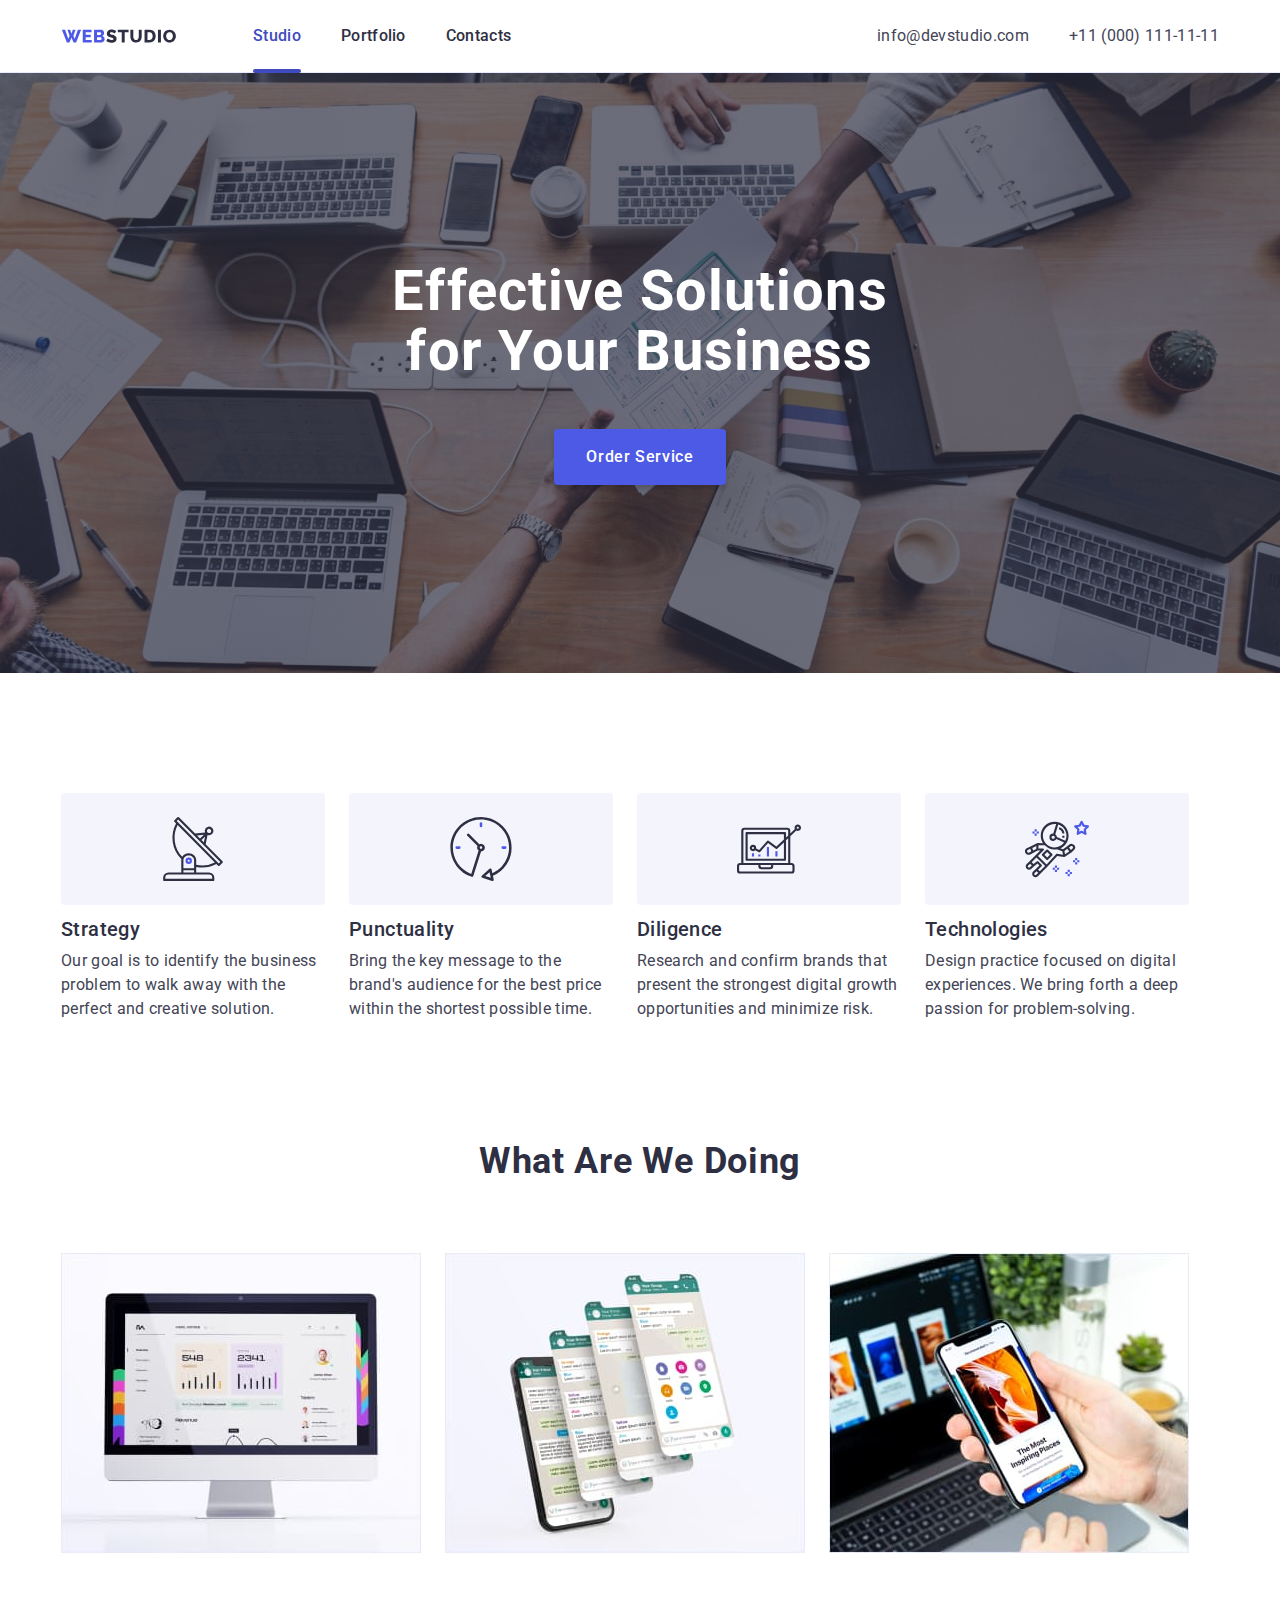
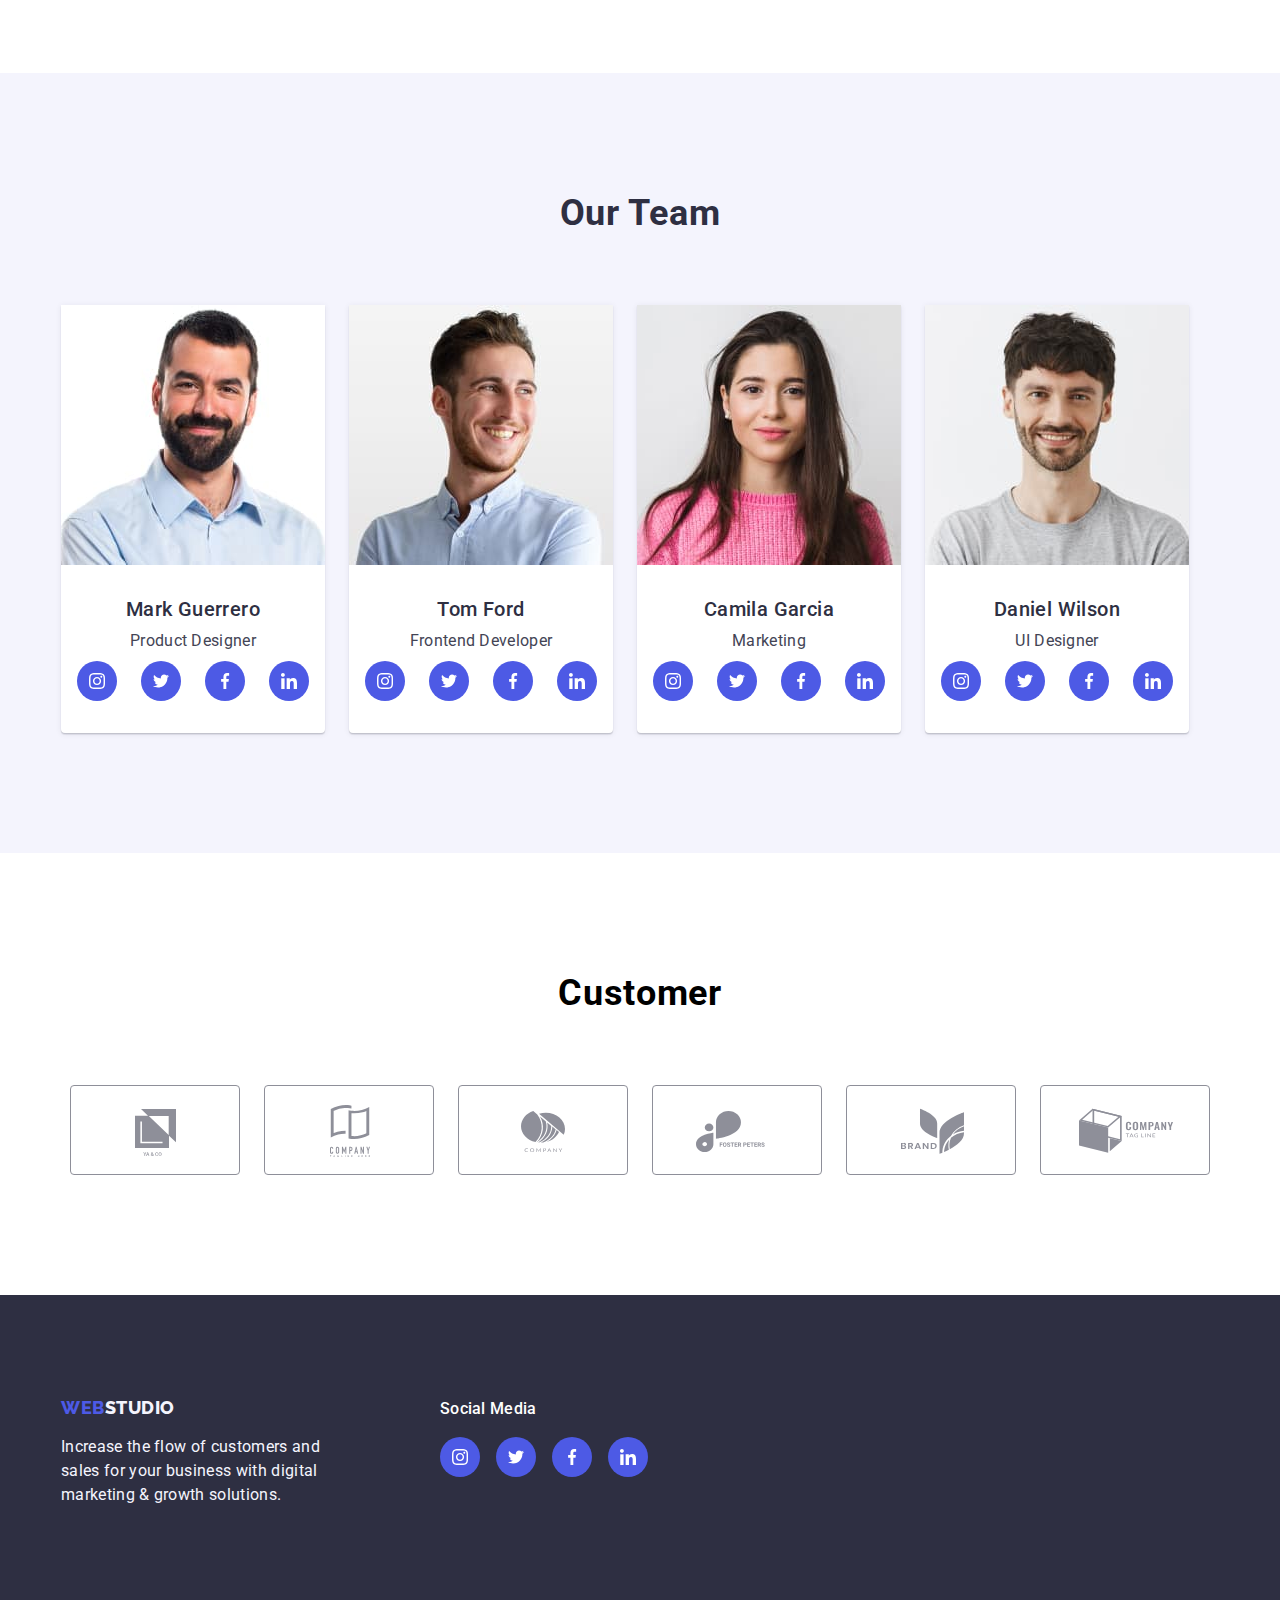
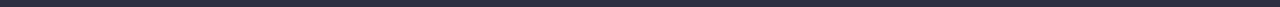
<file: index.html>
<!DOCTYPE html>
<html lang="en">
  <head>
    <title>Cyfred Go-IT-Markup Homework 5</title>
    <meta name="description" content="Cyfred Go-IT-Markup Homework 5">
    <meta charset="utf-8">

    <link rel="preconnect" href="https://fonts.googleapis.com">
    <link rel="preconnect" href="https://fonts.gstatic.com" crossorigin>
    <link href="https://fonts.googleapis.com/css2?family=Raleway:wght@800&family=Roboto:wght@400;500;700&display=swap" rel="stylesheet">
    <link rel="stylesheet" href="https://cdnjs.cloudflare.com/ajax/libs/modern-normalize/2.0.0/modern-normalize.min.css" integrity="sha512-4xo8blKMVCiXpTaLzQSLSw3KFOVPWhm/TRtuPVc4WG6kUgjH6J03IBuG7JZPkcWMxJ5huwaBpOpnwYElP/m6wg==" crossorigin="anonymous" referrerpolicy="no-referrer" />
    <link rel="stylesheet" href="css/styles.css">

  <body>
    <!-- Header Section -->
    <header class="header">
      <div class ="container main-header-container">
        <nav class="nav">
          <a href="index.html">
            <img class="nav-logo" src="./images/logo.svg" alt="Logo" >
          </a>
          <ul class="nav-list list">
            <li class="nav-list-item">
              <a class="nav-list-item-link active" href="./index.html">Studio</a>
            </li>
            <li class="nav-list-item">
              <a class="nav-list-item-link" href="./portfolio.html">Portfolio</a>
            </li>
            <li class="nav-list-item">
              <a class="nav-list-item-link" href="./index.html">Contacts</a>
            </li>
          </ul>
        </nav>
        <address class="address">
          <ul class="address-list list">
            <li class="address-list-item">
              <a class="address-list-item-link" href="mailto:info@devstudio.com" >info@devstudio.com</a>
            </li>
            <li class="address-list-item">
              <a class="address-list-item-link" href="tel:+110001111111">+11 (000) 111-11-11</a>
            </li>
          </ul>
        </address>
      </div>
    </header>  
    <!-- Main Section -->
    <main>
      <section class="section hero">
        <div class="container hero-container">
          <h1 class="section-hero-heading-text">
            Effective Solutions <br>
            for Your Business
          </h1>
          <button class="section-hero-button" type="button" data-modal-open>Order Service</button>
        </div>  
      </section>

      <section class="section feature">
        <div class="container feature-container">
          <h2 class="section-feature-heading-text" hidden>Features</h2>
          <ul class="feature-list list">
            <li class="feature-list-item">
              <svg width="64" height="64" class="icon icon-feature" >
                <use href="./icon.svg#antenna"></use>
              </svg>
              <h3 class="feature-list-item-heading-text">Strategy</h3>
              <p class="feature-list-item-content">
                Our goal is to identify the business <br>
                problem to walk away with the <br>
                perfect and creative solution.
              </p>
            </li>
            <li class="feature-list-item">
              <svg width="64" height="64" class="icon icon-feature">
                <use href="./icon.svg#clock"></use>
              </svg>
              <h3 class="feature-list-item-heading-text">Punctuality</h3>
              <p class="feature-list-item-content">
                Bring the key message to the <br>
                brand's audience for the best price <br>
                within the shortest possible time.
              </p>
            </li>
            <li class="feature-list-item">
              <svg width="64" height="64" class="icon icon-feature">
                <use href="./icon.svg#diagram"></use>
              </svg>
              <h3 class="feature-list-item-heading-text">Diligence</h3>
              <p class="feature-list-item-content">
                Research and confirm brands that <br>
                present the strongest digital growth <br>
                opportunities and minimize risk.
              </p>
            </li>
            <li class="feature-list-item">
              <svg width="64" height="64" class="icon icon-feature" >
                <use href="./icon.svg#astronaut"></use>
              </svg>
              <h3 class="feature-list-item-heading-text">Technologies</h3>
              <p class="feature-list-item-content">
                Design practice focused on digital <br>
                experiences. We bring forth a deep <br>
                passion for problem-solving.
              </p>
            </li>
          </ul>
        </div>     
      </section>

      <section class="section product">
        <div class="container product-container">
          <h2 class="section-product-heading-text">What are we doing</h2>
          <ul class="product-list list">
            <li class="product-list-item">
              <img class="product-list-item-img" src="images/wawd-img1.jpg" alt="What are we doing image1">
            </li>
            <li class="product-list-item">
              <img class="product-list-item-img" src="images/wawd-img2.jpg" alt="What are we doing image2">
            </li>
            <li class="product-list-item">
              <img class="product-list-item-img" src="images/wawd-img3.jpg" alt="What are we doing image3">
            </li>
          </ul>
        </div>
      </section>

      <section class="section team">
        <div class="container team-container">
          <h2 class="section-team-heading-text">Our Team</h2>
          <ul class="team-list list">
            <li class="team-list-item">
              <img class="team-list-item-img" src="images/ot-img1.jpg" alt="Product Designer">
              <div class="team-item-details">
                <h3 class="team-list-item-name">Mark Guerrero</h3>
                <p class="team-list-item-position">Product Designer</p>
                  <ul class="icon-team-list">
                    <li class="team-social-media-icon">
                      <a href="#" class="team-social-media-icon-link">
                        <svg width="16" height="16">
                            <use href="./icon.svg#instagram"></use>
                        </svg>
                      </a>
                    </li>
                    <li class="team-social-media-icon">
                      <a href="#" class="team-social-media-icon-link">
                        <svg width="16" height="16">
                            <use href="./icon.svg#twitter"></use>
                        </svg>
                      </a>
                    </li>
                    <li class="team-social-media-icon">
                      <a href="#" class="team-social-media-icon-link">
                        <svg width="16" height="16">
                            <use href="./icon.svg#facebook"></use>
                        </svg>
                      </a>
                    </li>
                    <li class="team-social-media-icon">
                      <a href="#" class="team-social-media-icon-link">
                        <svg width="16" height="16">
                            <use href="./icon.svg#linkedin"></use>
                        </svg>
                      </a>
                    </li>
                  </ul>
              </div>
            </li>
            <li class="team-list-item">
              <img class="team-list-item-img" src="images/ot-img2.jpg" alt="Frontend Developer">
              <div class="team-item-details">
                <h3 class="team-list-item-name">Tom Ford</h3>
                <p class="team-list-item-position">Frontend Developer</p>
                <ul class="icon-team-list">
                  <li class="team-social-media-icon">
                    <a href="#" class="team-social-media-icon-link">
                      <svg width="16" height="16">
                          <use href="./icon.svg#instagram"></use>
                      </svg>
                    </a>
                  </li>
                  <li class="team-social-media-icon">
                    <a href="#" class="team-social-media-icon-link">
                      <svg width="16" height="16">
                          <use href="./icon.svg#twitter"></use>
                      </svg>
                    </a>
                  </li>
                  <li class="team-social-media-icon">
                    <a href="#" class="team-social-media-icon-link">
                      <svg width="16" height="16">
                          <use href="./icon.svg#facebook"></use>
                      </svg>
                    </a>
                  </li>
                  <li class="team-social-media-icon">
                    <a href="#" class="team-social-media-icon-link">
                      <svg width="16" height="16">
                          <use href="./icon.svg#linkedin"></use>
                      </svg>
                    </a>
                  </li>
                </ul>
              </div>
            </li>
            <li class="team-list-item">
              <img class="team-list-item-img" src="images/ot-img3.jpg" alt="Marketing">
              <div class="team-item-details">
                <h3 class="team-list-item-name">Camila Garcia</h3>
                <p class="team-list-item-position">Marketing</p>
                <ul class="icon-team-list">
                  <li class="team-social-media-icon">
                    <a href="#" class="team-social-media-icon-link">
                      <svg width="16" height="16">
                          <use href="./icon.svg#instagram"></use>
                      </svg>
                    </a>
                  </li>
                  <li class="team-social-media-icon">
                    <a href="#" class="team-social-media-icon-link">
                      <svg width="16" height="16">
                          <use href="./icon.svg#twitter"></use>
                      </svg>
                    </a>
                  </li>
                  <li class="team-social-media-icon">
                    <a href="#" class="team-social-media-icon-link">
                      <svg width="16" height="16">
                          <use href="./icon.svg#facebook"></use>
                      </svg>
                    </a>
                  </li>
                  <li class="team-social-media-icon">
                    <a href="#" class="team-social-media-icon-link">
                      <svg width="16" height="16">
                          <use href="./icon.svg#linkedin"></use>
                      </svg>
                    </a>
                  </li>
                </ul>
              </div>
            </li>
            <li class="team-list-item">
              <img class="team-list-item-img" src="images/ot-img4.jpg" alt="UI Designer">
              <div class="team-item-details">
                <h3 class="team-list-item-name">Daniel Wilson</h3>
                <p class="team-list-item-position">UI Designer</p>
                <ul class="icon-team-list">
                  <li class="team-social-media-icon">
                    <a href="#" class="team-social-media-icon-link">
                      <svg width="16" height="16">
                          <use href="./icon.svg#instagram"></use>
                      </svg>
                    </a>
                  </li>
                  <li class="team-social-media-icon">
                    <a href="#" class="team-social-media-icon-link">
                      <svg width="16" height="16">
                          <use href="./icon.svg#twitter"></use>
                      </svg>
                    </a>
                  </li>
                  <li class="team-social-media-icon">
                    <a href="#" class="team-social-media-icon-link">
                      <svg width="16" height="16">
                          <use href="./icon.svg#facebook"></use>
                      </svg>
                    </a>
                  </li>
                  <li class="team-social-media-icon">
                    <a href="#" class="team-social-media-icon-link">
                      <svg width="16" height="16">
                          <use href="./icon.svg#linkedin"></use>
                      </svg>
                    </a>
                  </li>
                </ul>
              </div>
            </li>
          </ul>
        </div>
      </section>
      <!-- customer icon section -->
      <section class="customer">
        <div class="container customer-container">
            <h2 class="customer-header-title"> Customer </h2>
            <ul class="customer-list list">
              <li class="customer-list-item">
                <a href="#" class="customer-list-icon-link">
                    <svg class="customer-icon" width="168" height="88">
                      <use href="./icon.svg#client1"></use>
                    </svg>
                </a>
              </li>
              <li class="customer-list-item">
                <a href="#" class="customer-list-icon-link">
                  <svg class="customer-icon" width="168" height="88">
                    <use href="./icon.svg#client2"></use>
                  </svg>
                </a>
              </li>
              <li class="customer-list-item">
                <a href="#" class="customer-list-icon-link">
                  <svg class="customer-icon" width="168" height="88">
                    <use href="./icon.svg#client3"></use>
                  </svg>
                </a>
              </li>
              <li class="customer-list-item">
                <a href="#" class="customer-list-icon-link">
                  <svg class="customer-icon" width="168" height="88">
                    <use href="./icon.svg#client4"></use>
                  </svg>
                </a>
              </li>
              <li class="customer-list-item">
                <a href="#" class="customer-list-icon-link">
                  <svg class="customer-icon" width="168" height="88">
                    <use href="./icon.svg#client5"></use>
                  </svg>
                </a>
              </li>
              <li class="customer-list-item">
                <a href="#" class="customer-list-icon-link">
                  <svg class="customer-icon" width="168" height="88">
                    <use href="./icon.svg#client6"></use>
                  </svg>
                </a>
              </li>
            </ul>
        </div>
      </section>         
    </main>
    <!-- Footer Section -->
    <footer class="footer">
        <div class="container footer-container">
          <div class="footer-details">
              <a href="index.html">
                <span class="span-web">WEB</span><span class="span-studio">STUDIO</span>
              </a>
              <p class="footer-text">
                Increase the flow of customers and <br>
                sales for your business with digital <br>
                marketing & growth solutions.
              </p>
          </div>
          <div class="footer-social-links">
              <h2 class="social-media"> Social Media </h2>
              <ul class="footer-social-media-list list ">
                  <li class="footer-social-media-item">
                      <a href="#" class="footer-social-media-icon-link">
                          <svg class="footer-social-icon" width="24" height="24" >
                              <use href="./icon.svg#instagram"></use>
                          </svg>
                      </a>
                  </li>
                  <li class="team-social-media-icon">
                      <a href="#" class="footer-social-media-icon-link">
                          <svg class="footer-social-icon" width="24" height="24">
                              <use href="./icon.svg#twitter"></use>
                          </svg>
                      </a>
                      </li>
                      <li class="team-social-media-icon">
                      <a href="#" class="footer-social-media-icon-link">
                          <svg class="footer-social-icon" width="24" height="24">
                              <use href="./icon.svg#facebook"></use>
                          </svg>
                      </a>
                      </li>
                      <li class="team-social-media-icon">
                      <a href="#" class="footer-social-media-icon-link">
                          <svg class="footer-social-icon" width="24" height="24">
                              <use href="./icon.svg#linkedin"></use>
                          </svg>
                      </a>
                  </li>
              </ul>
          </div>
        </div> 
    </footer>
    <div class="modal is-hidden" data-modal>
      <div class="modal-content">
        <button type="button" class="modal-close" data-modal-close>
          <svg class="modal-close-icon" width="8" height="8">
            <use href="./icon.svg#icon-close"></use>
          </svg>
        </button>
      </div>
    </div>
    
    <script src="./js/modal.js"></script>

  </body>
</html>
</file>
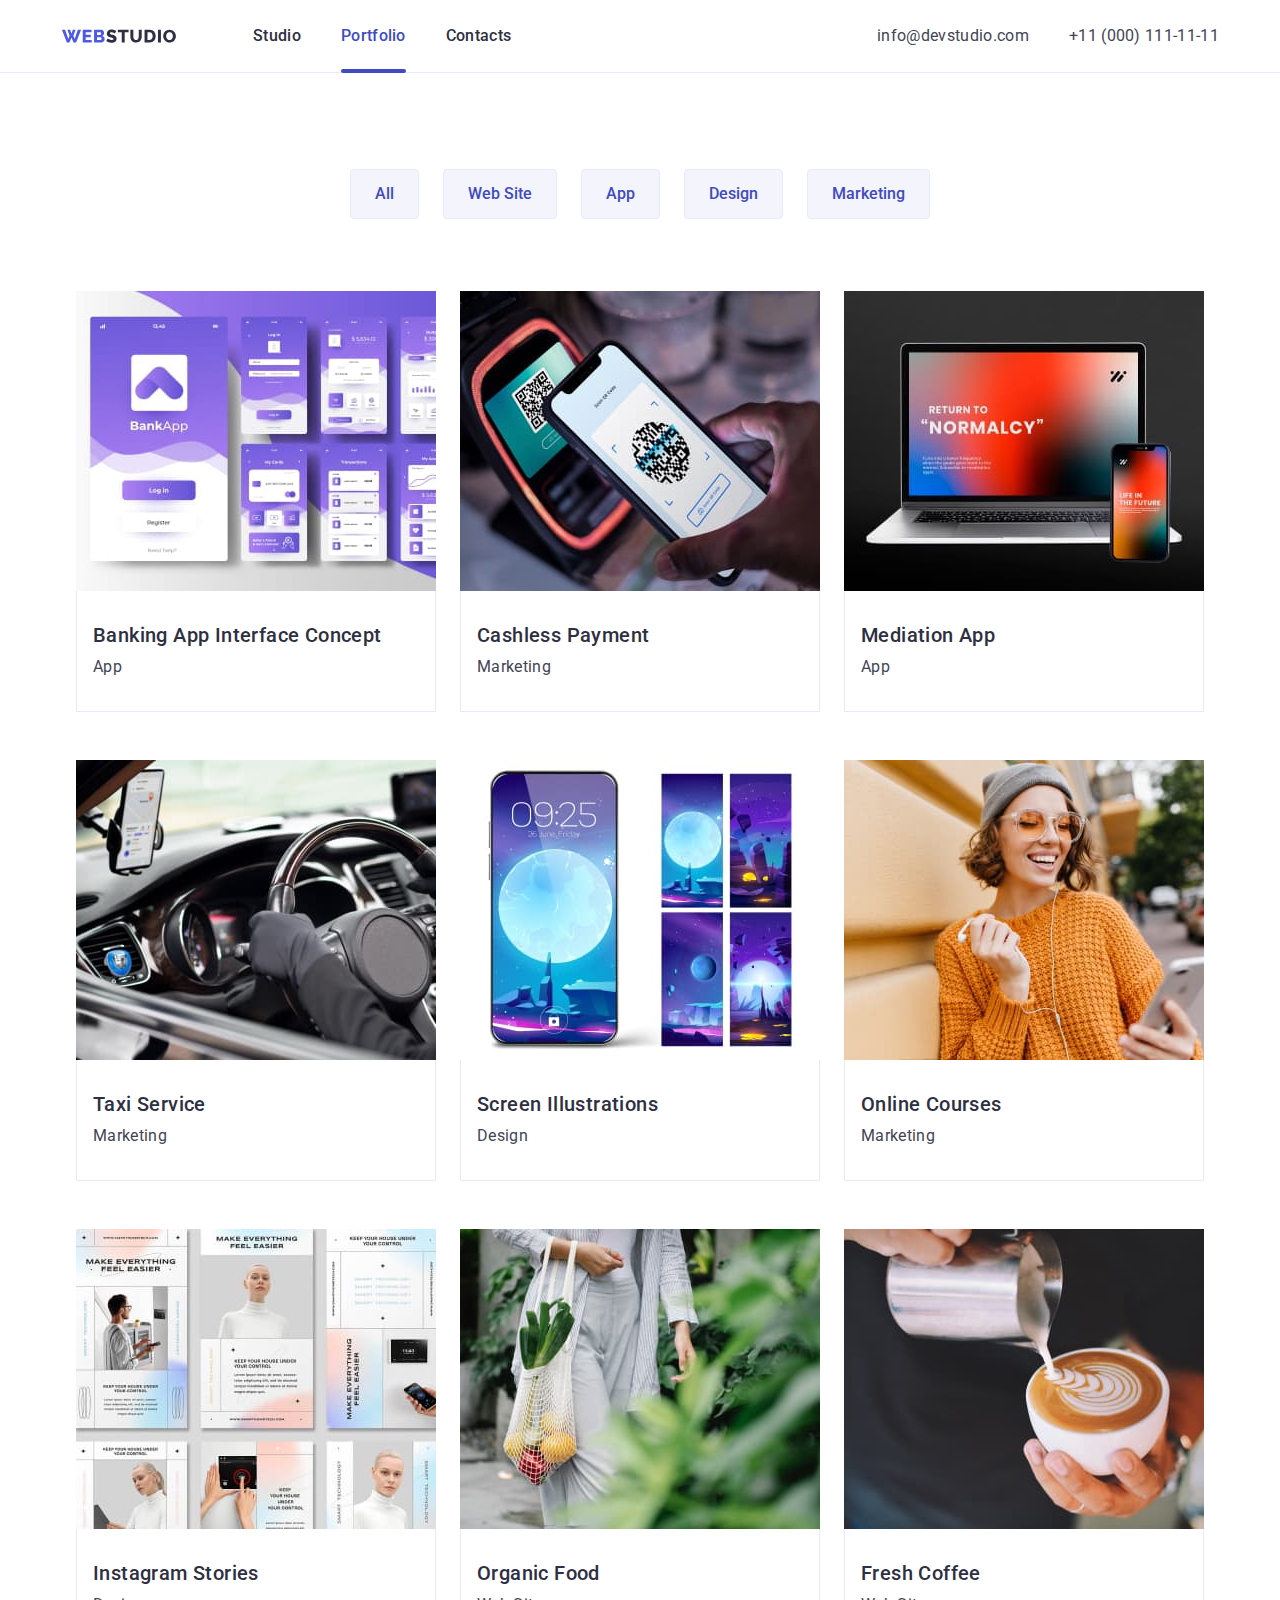
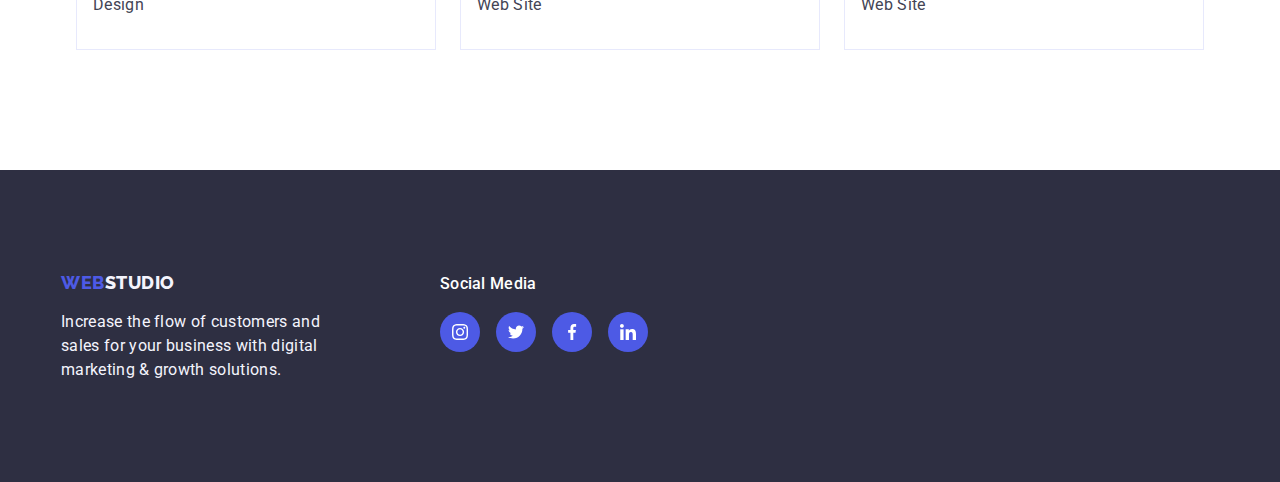
<file: portfolio.html>
<!DOCTYPE html>
<html lang="en">

  <head>

    <title>Cyfred Go-IT-Markup Homework 5</title>
    <meta name="description" content="Cyfred Go-IT-Markup Homework 5" >
    <meta charset="utf-8" >

    <link rel="preconnect" href="https://fonts.googleapis.com">
    <link rel="preconnect" href="https://fonts.gstatic.com" crossorigin>
    <link href="https://fonts.googleapis.com/css2?family=Raleway:wght@800&family=Roboto:wght@400;500;700&display=swap" rel="stylesheet">
    <link rel="stylesheet" href="https://cdnjs.cloudflare.com/ajax/libs/modern-normalize/2.0.0/modern-normalize.min.css" integrity="sha512-4xo8blKMVCiXpTaLzQSLSw3KFOVPWhm/TRtuPVc4WG6kUgjH6J03IBuG7JZPkcWMxJ5huwaBpOpnwYElP/m6wg==" crossorigin="anonymous" referrerpolicy="no-referrer" />
    <link rel="stylesheet" href="css/styles.css" >

  </head>

  <body>
    <!-- Header Section -->
    <header class="header">
      <div class ="container main-header-container">
        <nav class="nav">
          <a href="index.html">
            <img class="nav-logo" src="./images/logo.svg" alt="Logo">
          </a>
          <ul class="nav-list list">
            <li class="nav-list-item">
              <a class="nav-list-item-link" href="./index.html">Studio</a>
            </li>
            <li class="nav-list-item">
              <a class="nav-list-item-link active" href="./portfolio.html">Portfolio</a>
            </li>
            <li class="nav-list-item">
              <a class="nav-list-item-link" href="./index.html">Contacts</a>
            </li>
          </ul>
        </nav>
        <address class="address">
          <ul class="address-list list">
            <li class="address-list-item">
              <a class="address-list-item-link" href="mailto:info@devstudio.com"
                >info@devstudio.com</a
              >
            </li>
            <li class="address-list-item">
              <a class="address-list-item-link" href="tel:+110001111111"
                >+11 (000) 111-11-11</a>
            </li>
          </ul>
        </address>
      </div>
    </header>
    <!-- Main Section -->
    <main>
      <!-- Filter Buttons -->
      <section class="section portfolio">
        <div class ="container portfolio-container"> 
          <h2 class="section-portfolio-heading-text" hidden>Portfolio Filter</h2>
          <ul class="portfolio-projects-list list">
            <li class="portfolio-list-item">
              <button class="portfolio-item-button active-button" type="button">
                All
              </button>
            </li>
            <li class="portfolio-list-item">
              <button class="portfolio-item-button" type="button">
                Web Site
              </button>
            </li>
            <li class="portfolio-list-item">
              <button class="portfolio-item-button" type="button">App</button>
            </li>
            <li class="portfolio-list-item">
              <button class="portfolio-item-button" type="button">Design</button>
            </li>
            <li class="portfolio-list-item">
              <button class="portfolio-item-button" type="button">
                Marketing
              </button>
            </li>
          </ul>
        </div> 
      </section>
      <!-- Section Projects -->
      <section class="section projects">
        <div class ="container project-container">
          <h2 class="section-projects-heading-text" hidden>Project1 Lists</h2>
          <ul class="section-projects-list list">
            <li class="projects-list-item">
              <div class="projects-list-item">
                <div class="container-figure-wrapper">
                  <figure class="our-projects-figure">
                    <figcaption class="our-projects-figure-caption">
                      14 Stylish and User-Friendly App Design Concepts · Task Manager App · Calorie Tracker App · Exotic Fruit Ecommerce App · Cloud Storage App
                    </figcaption>
                    <img
                      class="project-item-image"
                      src="images/row1-project-card1.jpg"
                      alt="Banking App Interface Concept"
                    >
                  </figure>
                </div>
              </div>
              <div class="project-item-details">
                <h3 class="project-item-text-project-name">Banking App Interface Concept</h3>
                <p class="project-item-text-project-type">App</p>
              </div>
            </li>
            <li class="projects-list-item">
              <div class="projects-list-item">
                <div class="container-figure-wrapper">
                  <figure class="our-projects-figure">
                    <figcaption class="class="our-projects-figure-caption"">
                      14 Stylish and User-Friendly App Design Concepts · Task Manager App · Calorie Tracker App · Exotic Fruit Ecommerce App · Cloud Storage App
                    </figcaption>
                    <img
                      class="project-item-image"
                      src="images/row1-project-card2.jpg"
                      alt="Cashless Payment"
                    >
                  </figure>
                </div>
              </div>
              <div class="project-item-details">
                <h3 class="project-item-text-project-name">Cashless Payment</h3>
                <p class="project-item-text-project-type">Marketing</p>
              </div>
            </li>
            <li class="projects-list-item">
              <div class="projects-list-item">
                <div class="container-figure-wrapper">
                  <figure class="our-projects-figure">
                    <figcaption class="class="our-projects-figure-caption"">
                      14 Stylish and User-Friendly App Design Concepts · Task Manager App · Calorie Tracker App · Exotic Fruit Ecommerce App · Cloud Storage App
                    </figcaption>
                    <img
                      class="project-item-image"
                      src="images/row1-project-card3.jpg"
                      alt="Mediation App"
                    >
                  </figure>
                </div>
              </div>
              <div class="project-item-details">
                <h3 class="project-item-text-project-name">Mediation App</h3>
                <p class="project-item-text-project-type">App</p>
              </div>
            </li>
            <li class="projects-list-item">
              <div class="projects-list-item">
                <div class="container-figure-wrapper">
                  <figure class="our-projects-figure">
                    <figcaption class="class="our-projects-figure-caption"">
                      14 Stylish and User-Friendly App Design Concepts · Task Manager App · Calorie Tracker App · Exotic Fruit Ecommerce App · Cloud Storage App
                    </figcaption>
                    <img
                      class="project-item-image"
                      src="images/row2-project-card1.jpg"
                      alt="Taxi Service"
                    >
                  </figure>
                </div>
              </div>
              <div class="project-item-details">
                <h3 class="project-item-text-project-name">Taxi Service</h3>
                <p class="project-item-text-project-type">Marketing</p>
              </div>
            </li>

            <li class="projects-list-item">
              <div class="projects-list-item">
                <div class="container-figure-wrapper">  
                  <figure class="our-projects-figure">
                    <figcaption class="class="our-projects-figure-caption"">
                      14 Stylish and User-Friendly App Design Concepts · Task Manager App · Calorie Tracker App · Exotic Fruit Ecommerce App · Cloud Storage App
                    </figcaption>
                    <img
                      class="project-item-image"
                      src="images/row2-project-card2.jpg"
                      alt="Screen Illustrations"
                    >
                  </figure>
                </div>
              </div>
              <div class="project-item-details">
                <h3 class="project-item-text-project-name">Screen Illustrations</h3>
                <p class="project-item-text-project-type">Design</p>
              </div>
            </li>
            <li class="projects-list-item">
              <div class="projects-list-item">
                <div class="container-figure-wrapper">
                  <figure class="our-projects-figure">
                    <figcaption class="class="our-projects-figure-caption"">
                      14 Stylish and User-Friendly App Design Concepts · Task Manager App · Calorie Tracker App · Exotic Fruit Ecommerce App · Cloud Storage App
                    </figcaption>
                    <img
                      class="project-item-image"
                      src="images/row2-project-card3.jpg"
                      alt="Online Courses"
                    >
                  </figure>
                </div>
              </div>
              <div class="project-item-details">
                <h3 class="project-item-text-project-name">Online Courses</h3>
                <p class="project-item-text-project-type">Marketing</p>
              </div>
            </li>
            <li class="projects-list-item">
              <div class="projects-list-item">
                <div class="container-figure-wrapper">
                  <figure class="our-projects-figure">
                    <figcaption class="class="our-projects-figure-caption"">
                      14 Stylish and User-Friendly App Design Concepts · Task Manager App · Calorie Tracker App · Exotic Fruit Ecommerce App · Cloud Storage App
                    </figcaption>
                    <img
                      class="project-item-image"
                      src="images/row3-project-card1.jpg"
                      alt="Instagram Stories"
                    >
                  </figure>
                </div>
              </div>
              <div class="project-item-details">
                <h3 class="project-item-text-project-name">Instagram Stories</h3>
                <p class="project-item-text-project-type">Design</p>
              </div>
            </li>
            <li class="projects-list-item">
              <div class="projects-list-item">
                <div class="container-figure-wrapper">
                  <figure class="our-projects-figure">
                    <figcaption class="class="our-projects-figure-caption"">
                      14 Stylish and User-Friendly App Design Concepts · Task Manager App · Calorie Tracker App · Exotic Fruit Ecommerce App · Cloud Storage App
                    </figcaption>
                    <img
                      class="project-item-image"
                      src="images/row3-project-card2.jpg"
                      alt="Organic Food"
                    >
                  </figure>
                </div>
              </div>
              <div class="project-item-details">
                <h3 class="project-item-text-project-name">Organic Food</h3>
                <p class="project-item-text-project-type">Web Site</p>
              </div>
            </li>
            <li class="projects-list-item">
              <div class="projects-list-item">
                <div class="container-figure-wrapper">
                  <figure class="our-projects-figure">
                    <figcaption class="class="our-projects-figure-caption"">
                      14 Stylish and User-Friendly App Design Concepts · Task Manager App · Calorie Tracker App · Exotic Fruit Ecommerce App · Cloud Storage App
                    </figcaption>
                    <img
                      class="project-item-image"
                      src="images/row3-project-card3.jpg"
                      alt="Fresh Coffee"
                    >
                  </figure>
                </div>
              </div>
              <div class="project-item-details"> 
                <h3 class="project-item-text-project-name">Fresh Coffee</h3>
                <p class="project-item-text-project-type">Web Site</p>
              </div> 
            </li>
          </ul>
        </div>
      </section>
    </main>
    <!-- Footer Section -->
    <footer class="footer">
      <div class="container footer-container">
        <div class="footer-details">
            <a href="index.html">
              <span class="span-web">WEB</span><span class="span-studio">STUDIO</span>
            </a>
            <p class="footer-text">
              Increase the flow of customers and <br>
              sales for your business with digital <br>
              marketing & growth solutions.
            </p>
        </div>
        <div class="footer-social-links">
            <h2 class="social-media"> Social Media </h2>
            <ul class="footer-social-media-list list ">
                <li class="footer-social-media-item">
                    <a href="#" class="footer-social-media-icon-link">
                        <svg class="footer-social-icon" width="24" height="24" >
                            <use href="./icon.svg#instagram"></use>
                        </svg>
                    </a>
                </li>
                <li class="team-social-media-icon">
                    <a href="#" class="footer-social-media-icon-link">
                        <svg class="footer-social-icon" width="24" height="24">
                            <use href="./icon.svg#twitter"></use>
                        </svg>
                    </a>
                    </li>
                    <li class="team-social-media-icon">
                    <a href="#" class="footer-social-media-icon-link">
                        <svg class="footer-social-icon" width="24" height="24">
                            <use href="./icon.svg#facebook"></use>
                        </svg>
                    </a>
                    </li>
                   
                    <li class="team-social-media-icon">
                    <a href="#" class="footer-social-media-icon-link">
                        <svg class="footer-social-icon" width="24" height="24">
                            <use href="./icon.svg#linkedin"></use>
                        </svg>
                    </a>
                </li>
            </ul>
        </div>
      </div>
    </footer>
    <div class="modal is-hidden" data-modal>
      <div class="modal-content">
        <button type="button" class="modal-close" data-modal-close>
          <svg class="modal-close-icon" width="8" height="8" stroke="1">
            <use href="./icon.svg#icon-close"></use>
          </svg>
        </button>
      </div>
    </div>
    <script src="./js/modal.js"></script>
  </body>
</html>
</file>
<file: css/styles.css>
* {
  margin: 0;
  padding: 0;
  box-sizing: border-box;
}

:root {
  --iris: #4D5AE5;
  --ocean: #404BBF;
  --navy-blue: #2E2F42;
  --green: #31D0AA;
  --slate: #434455;
  --light-slate: #8E8F99;
  --cornflower: #E7E9FC;
  --cloud: #F4F4FD;
  --navy-blue-modal: #2E2F42;
  --grey :#2E2F42;
  --white :#FFFFFF;
  --dairy :#FCFCFC;
  --transition-duration: 250ms;
  }

body {
  font-family: 'Roboto', sans-serif;
  background-color: rgba(255,255,255,1);
}

ul {
  list-style: none;
}

a {
  text-decoration: none;
}

figure{
  margin: 0px;
}

img{
  display: block;
  width: 100%;
}

button {
  font-family: inherit;
  cursor: pointer;
  border: unset;
  outline: none;
}

address{
  font-size: normal;
}

.container{
  width: 1158px;
  margin: 0 auto;
}

.main-header-container{
  display: flex;
  justify-content: space-between;
}

.header{
  background-color: var(--white);
  border-bottom: 1px solid var(--cornflower);
  padding: 24px 0;
}

.nav{
  display: inline-flex;
  gap: 76px;
}

.nav-list{
  display: flex;
  gap: 40px; 
}

.nav-list-item{
  position: relative;
}

.nav-list-item-link {
  color: var(--navy-blue);
  font-size: 16px;
  font-weight: 500;
  line-height: 1.50em; /* 150% */
  letter-spacing: 0.32px;
  transition: color var(--transition-duration) 
          cubic-bezier(0.4, 0, 0.2, 1);
}

.nav-list-item-link::after{
  content: '';
  height: 4px;
  width: 0;
  background-color: var(--ocean);
  border-radius: 2px;
  position: absolute;
  left: 0;
  bottom: -25px;
  transition: width var(--transition-duration) 
              cubic-bezier(0.4, 0, 0.2, 1);
}


.nav-list-item:hover .nav-list-item-link::after{
  width: 100%;
}

.nav-list-item-link:hover::after, .active::after{
  width: 100%;
}

.nav-list-item:hover .address-list-item-link{
  color: var(--ocean);
}

.nav-list-item:hover .nav-list-item-link{
  color: var(--ocean);
}

.nav-list-item-link.active {
  color: var(--ocean);
}

.address-list{
  display: flex;
  gap: 40px;
}

.address-list-item-link {
  color: var(--slate);
  font-size: 16px;
  font-style: normal;
  line-height: 1.5em;
  letter-spacing: 0.32px;
}

/* .nav-list-item-link:hover,
.nav-list-item-link:focus, */
.address-list-item-link:hover,
.address-list-item-link:focus {
  color: var(--ocean);
}

.hero {
  
  background-image: linear-gradient(rgba(46, 47, 66, 0.7), rgba(46, 47, 66, 0.7)), url("../images/people-office1.jpg");
  padding: 188px 0;
  background-repeat: no-repeat;
  background-position: center;
  background-size: cover;
  /* position: relative; */
  
}

.section-hero-heading-text {
  /* background: var(--navy-blue); */
  color: var(--white);
  font-size: 56px;
  line-height: 1.07143em;
  letter-spacing: 1.12px;
  text-align: center;
  margin-bottom: 48px;
}

.section-hero-button {
  display: flex;
  margin: 0 auto;
  justify-content: center;
  align-items: center;

  padding: 16px 32px;
  gap: 10px;
  border-radius: 4px;
  background: var(--iris);
  box-shadow: 0px 4px 4px 0px rgba(0, 0, 0, 0.15);
  color: var(--white);
  font-size: 16px;
  font-weight: 500;
  line-height: 1.5em; /* 150% */
  letter-spacing: 0.64px;
}

.section-hero-button:hover,
.section-hero-button:focus {
  background-color: var(--ocean);
}

.feature{
  background-color: var(--white);
  color: var(--navy-blue);
  display: flex;
  padding-top: 120px; 
  padding-bottom: 120px;
}
.icon-feature{
  background: var(--cloud);
  border-radius: 4px;
  width: 264px;
  height: 112px;
  padding: 24px 100px;
}

.feature-list-item-heading-text{
  margin-top: 8px;
  margin-bottom: 8px;
}

.feature-list{
  display: flex;
  gap: 24px;
 }

.product{
  background-color: var(--white);
  padding-top: 0;
  padding-bottom: 120px;
}

.section-product-heading-text{
  margin-bottom: 72px; 
}
 
.product-list{
  display: flex;
  gap: 24px;
}

.section-container{
  padding-top: 120px;
  padding-bottom: 120px;
}

.section-team-heading-text{
  margin-bottom: 72px;
  text-align: center;
}

.icon-team-list{
  display: flex;
  justify-content: center;
  gap: 24px;
  margin-top: 8px;
}

.team-social-media-icon-link{
  display: flex;
  align-items: center;
  justify-content: center;
  width: 40px;
  height: 40px;
  background-color:var(--iris) ;
  fill: var(--white);
  border-radius: 22px;  
  transition: background-color var(--transition-duration) 
          cubic-bezier(0.4, 0, 0.2, 1);
}

.team-social-media-icon-link:hover{
  background-color: var(--ocean);
}

.team{
  background-color: var(--cloud);

  padding-top: 120px;
  padding-bottom: 120px;
}

.team-list {
  display: flex;
  gap: 24px;
}

.team-list-item{
  background-color: var(--white);
  border-radius: 0px 0px 4px 4px;
  background: var(--white);
  box-shadow: 0px 2px 1px 0px rgba(46, 47, 66, 0.08), 
    0px 1px 1px 0px rgba(46, 47, 66, 0.16), 0px 1px 6px 0px rgba(46, 47, 66, 0.08);
}

.team-list-item-img{
  margin: 0;
}

.team-item-details{
  padding: 32px 16px;
}

.team-list-item-name{
  margin-bottom:8px;
}

.customer {
  padding: 120px 0;

}

.customer-list{
  display: flex;
  justify-content: center;
  gap: 24px;
}

.customer-icon{
  padding: 16px 32px;
  fill: currentColor;
  transition: fill var(--transition-duration) 
          cubic-bezier(0.4, 0, 0.2, 1);
}

.customer-list-item{
  border-radius: 4px;
  border: 1px solid var(--light-slate);
  transition: border-color var(--transition-duration)
              cubic-bezier(0.4, 0, 0.2, 1);
}

.customer-list-item:hover{
  border-color: var(--ocean);
}

.customer-list-item:hover .customer-list-icon-link{
  color: var(--ocean);
}

.customer-list-icon-link{
  display: flex;
  align-items: center;
  justify-content: center;
  /* border: 1px solid var(--light-slate); */
  color: var(--light-slate);
  border-radius: 4px;
  transition: color var(--transition-duration)
  cubic-bezier(0.4, 0, 0.2, 1);

}

.customer-header-title {
  color: var(--navyblue);
  text-align: center;
  font-size: 36px;
  line-height: 1.11111em;
  letter-spacing: 0.72px;
  text-transform: capitalize;
  margin-bottom: 72px;
}

.section-feature-heading-text,
.section-product-heading-text,
.section-team-heading-text,
.section-portfolio-heading-text,
.section-projects1-heading-text,
.section-projects2-heading-text,
.section-projects3-heading-text{
  color: var(--navy-blue);
  text-align: center;
  font-size: 36px;
  line-height: 1.11111em; /* 111.111% */
  letter-spacing: 0.72px;
  text-transform: capitalize;
}

.section-product-heading-text
.section-team-heading-text, 
.team-list-item-name,
.team-list-item-position
 {
    text-align: center;
 }

.feature-list-item-heading-text,
.team-list-item-name,
.project-item-text-project-name {
  color: var(--navy-blue);
  font-size: 20px;
  font-weight: 500;
  line-height: 1.2em;
  letter-spacing: 0.4px;
}

.feature-list-item-content,
.team-list-item-position,
.project-item-text-project-type,
.footer-text {
  color: var(--slate);
  font-size: 16px;
  line-height: 1.5em;
  letter-spacing: 0.32px;
}

.portfolio{
  padding-top: 96px;
  padding-bottom: 72px;
}

.portfolio-projects-list{
  display: flex;
  justify-content: center;
  gap: 24px;
}

/* hw5 */
.projects{
  padding-bottom: 120px;
}

.section-projects-list{
  display: flex;
  flex-wrap: wrap;
  justify-content: center;
  column-gap: 24px;
  row-gap: 48px;
}

/* hm5 */
.projects-list-item{
  position: relative;
  background: var(--white);
  overflow: hidden;
  display: block;
}

.our-projects-figure{
  font-size: 16px;
  font-weight: 400;
  line-height: 1.5em; 
  letter-spacing: 0.32px;
  position: relative;
}
/* hm5 */ 
.projects-list-item figcaption{
  position: absolute;
  /* overflow: hidden; */
  top: 0px;
  left: 0px;
  width: 100%;
  height: 100%;

  background-color: var(--iris);
  padding: 0px 32px;
  padding-top: 32px;

  color: var(--cloud);
  object-fit: cover;
  object-position: center;

  text-align: left;
  align-items: top;
  
  transition: transform var(--transition-duration) cubic-bezier(0.4, 0, 0.2, 1);
  transform: translateY(100%); 
  will-change: transform;
  
}

/* hm5 */ 
.projects-list-item:hover figcaption{
  transform: translateY(0); 
}


.projects-list-item:hover{
  box-shadow: 0px 2px 1px 0px rgba(46, 47, 66, 0.08), 
              0px 1px 1px 0px rgba(46, 47, 66, 0.16), 
              0px 1px 6px 0px rgba(46, 47, 66, 0.08);
  /* border: 1px solid var(--cloud); */
}

.projects-list-item:hover .project-item-details{
  /* border: unset; */
}

.container-figure-wrapper{
  position: relative;
}

.project-item-text-project-name{
  margin-bottom: 8px;
}

.project-item-details{
  padding: 32px 16px;
  border: 1px solid var(--cornflower);
  border-top: unset;
  display: block;
}

.portfolio-item-button {
  border-radius: 4px;
  border:1px solid var(--cornflower);
  background: var(--cloud);
  font-size: 16px;
  font-weight: 500;
  line-height: 1.5em;
  color: var(--ocean);
  padding: 12px 24px;
}

.portfolio-item-button:hover,
.portfolio-item-button:focus {
  color: var(--white);
  background-color: var(--ocean);
  border-color: var(--ocean);
  border-radius: 4px;
  background: var(--ocean);
  box-shadow: 0px 2px 2px 0px rgba(0, 0, 0, 0.12),
    0px 2px 1px 0px rgba(0, 0, 0, 0.08), 
    0px 3px 1px 0px rgba(0, 0, 0, 0.1);
  transition: color var(--transition-duration) cubic-bezier(0.4, 0, 0.2, 1),
    background-color var(--transition-duration) cubic-bezier(0.4, 0, 0.2, 1),
    border-color var(--transition-duration) cubic-bezier(0.4, 0, 0.2, 1);

}

.footer {
  background: var(--navy-blue);
  padding-top: 101.5px;
  padding-bottom: 100px;
}

.footer-container{
  display: flex;
}

.footer-social-links{
  margin-left: 120px;
}

.footer-social-media-list{
  display: flex;
  align-items: center;
  justify-content: center;
  gap: 16px;
  margin-top: 8px;
}

.social-media{
  margin-bottom: 16px;
  color: var(--white);
  font-size: 16px;
  font-weight: 500;
  line-height: 24px; 
  letter-spacing: 0.32px;
}

.footer-social-media-icon-link{
  display: flex;
  align-items: center;
  justify-content: center;
  width: 40px;
  height: 40px;
  background-color:var(--iris) ;
  fill: var(--white);
  border-radius: 22px;  
}

.footer-social-media-icon-link:hover{
  background-color: var(--green);
  transition: background var(--transition-duration) 
          cubic-bezier(0.4, 0, 0.2, 1);
}

.footer-social-icon{
  padding: 4px 4px; 
}

.footer-text {
    text-align: left;
    color: var(--cloud);
    font-size: 16px;
    line-height: 1.5em; /* 150% */
    letter-spacing: 0.32px; 
    margin-top: 17.5px;
}

.span-web{
    color: var(--iris);
    font-family: Raleway;
    font-size: 18px;
    font-weight: 800;
    line-height: 1.16667em; /* 116.667% */
    letter-spacing: 0.54px;
    text-transform: uppercase;
}

.span-studio{
    color: var(--cloud);
    font-family: Raleway;
    font-size: 18px;
    font-weight: 800;
    line-height: 1.16667em ; /* 116.667% */
    letter-spacing: 0.54px;
    text-transform: uppercase;
}

.modal {
  position: fixed;
  display: flex;
  align-items: center;
  justify-content: center;
  height: 100%;
  width: 100%;
  top: 0px;
  left: 0px; 
  pointer-events: auto;
  opacity: 1; /* visible */
  /* transition: visibility var(--transition-duration) ; */
  transition-property: visibility, opacity;
  transition-duration: var(--transition-duration);
  transform: none;
}

.modal.is-hidden{
  visibility: hidden;
  opacity: 0; /* if hidden*/
  pointer-events: none;
}

.modal.is-hidden .modal-content{
  transform: translateY(-20px) cubic-bezier(0.4, 0, 0.2, 1);;
  transform: scale(0.5) cubic-bezier(0.4, 0, 0.2, 1);;
}

.modal-content{
  position: relative;
  width: 528px;
  height: 580px;
  padding: 24px;

  border-radius: 4px;
  background: var(--dairy);
  box-shadow: 0px 2px 1px 0px rgba(0, 0, 0, 0.20), 
              0px 1px 3px 0px rgba(0, 0, 0, 0.12), 
              0px 1px 1px 0px rgba(0, 0, 0, 0.14);
  
  transform: none;
  transition: transform var(--transition-duration) cubic-bezier(0.4, 0, 0.2, 1);
}

.modal-close {
  display: block;
  background-color: var(--cornflower);
  width: 24px;
  height: 24px; 
  top: 0px;
  margin-left: auto;
  color: var(--navy-blue);
  border-radius: 50%;
  border: 1px solid rgb(142, 143, 153, 0.5);

  cursor: pointer;
  transition: color var(--transition-duration) cubic-bezier(0.4, 0, 0.2, 1),
  border-color var(--transition-duration) cubic-bezier(0.4, 0, 0.2, 1),
  color var(--transition-duration) cubic-bezier(0.4, 0, 0.2, 1);
}

.modal-close-icon{
  stroke: rgba(0, 0, 0, 0.10);
  width: 8px;
  height: 8px;
  transform: stroke var(--transition-duration) cubic-bezier(0.4, 0, 0.2, 1);
}

.modal-close:hover,
.modal-close:focus {
  background-color: var(--ocean);
  border-color: var(--ocean);
  color: var(--cloud);
  stroke-width: 1px;
  border-color: transparent;
  fill: var(--white);
}
</file>
